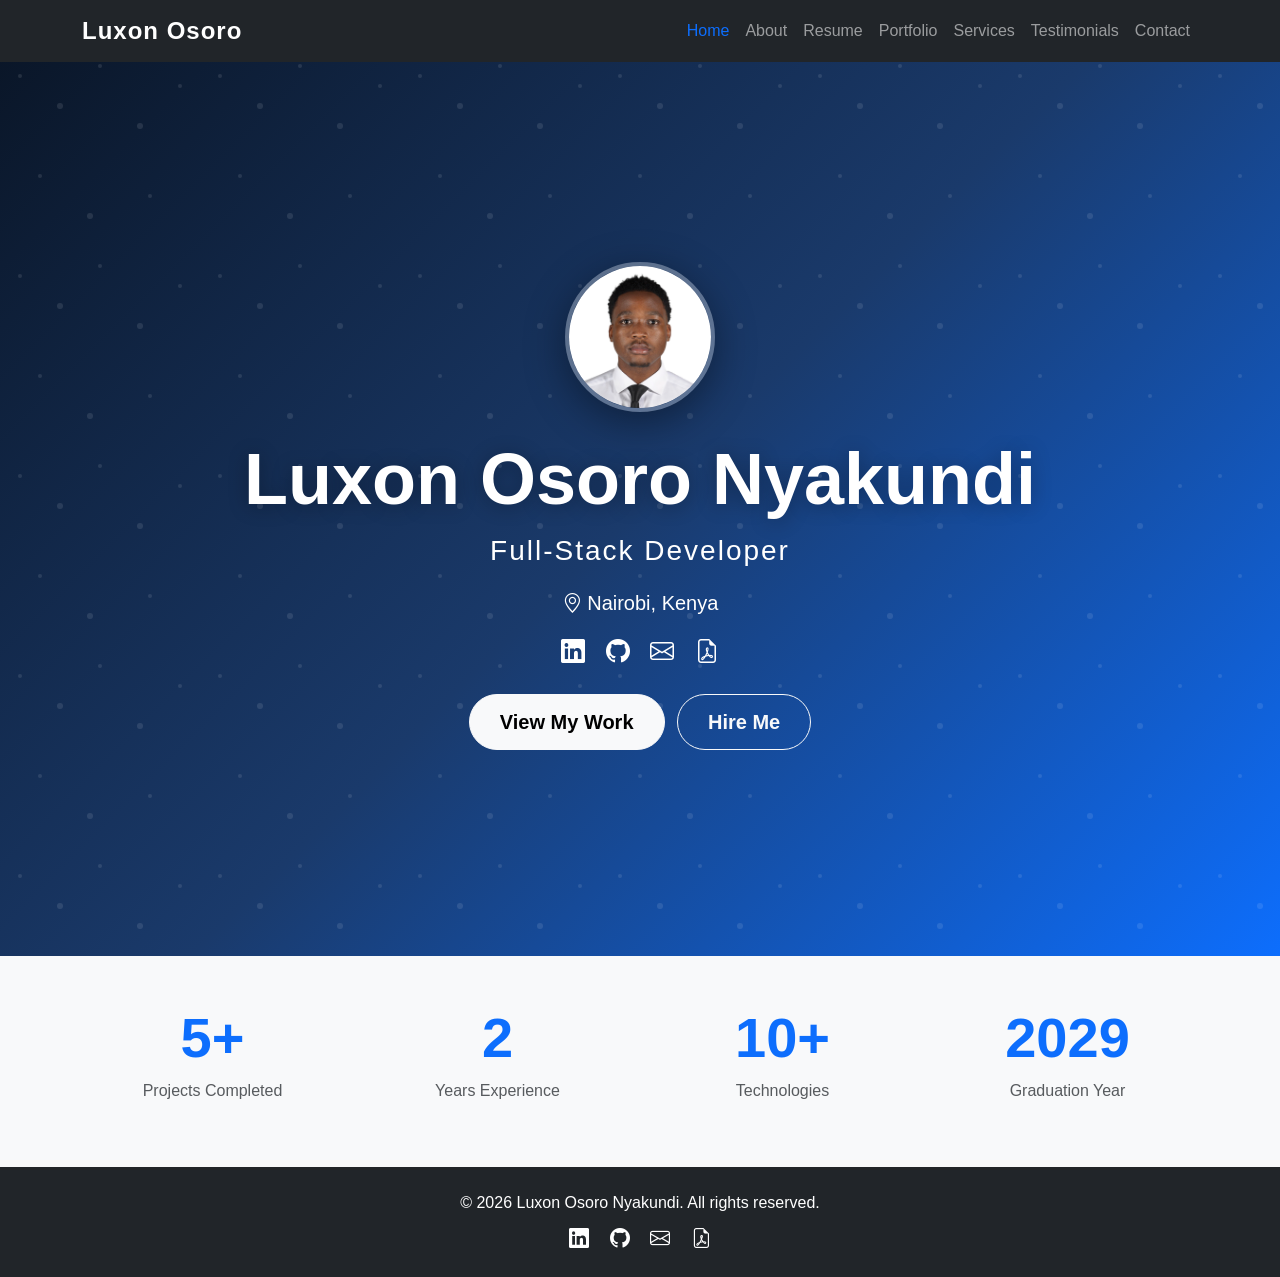
<file: index.html>
<!DOCTYPE html>
<html lang="en">
<head>
    <meta charset="UTF-8">
    <meta name="viewport" content="width=device-width, initial-scale=1.0">
    <title>Luxon Osoro | Full-Stack Engineer</title>
    <!-- Bootstrap 5 CSS -->
    <link href="https://cdn.jsdelivr.net/npm/bootstrap@5.3.0/dist/css/bootstrap.min.css" rel="stylesheet">
    <!-- Bootstrap Icons -->
    <link rel="stylesheet" href="https://cdn.jsdelivr.net/npm/bootstrap-icons@1.11.3/font/bootstrap-icons.min.css">
    <!-- Custom CSS -->
    <link rel="stylesheet" href="style.css">
</head>
<body>

    <!-- ===== NAVIGATION ===== -->
    <nav class="navbar navbar-expand-lg navbar-dark bg-dark fixed-top">
        <div class="container">
            <a class="navbar-brand fw-bold" href="index.html">Luxon Osoro</a>
            <button class="navbar-toggler" type="button" data-bs-toggle="collapse" data-bs-target="#navbarNav">
                <span class="navbar-toggler-icon"></span>
            </button>
            <div class="collapse navbar-collapse" id="navbarNav">
                <ul class="navbar-nav ms-auto">
                    <li class="nav-item"><a class="nav-link active" href="index.html">Home</a></li>
                    <li class="nav-item"><a class="nav-link" href="about.html">About</a></li>
                    <li class="nav-item"><a class="nav-link" href="resume.html">Resume</a></li>
                    <li class="nav-item"><a class="nav-link" href="portfolio.html">Portfolio</a></li>
                    <li class="nav-item"><a class="nav-link" href="services.html">Services</a></li>
                    <li class="nav-item"><a class="nav-link" href="testimonials.html">Testimonials</a></li>
                    <li class="nav-item"><a class="nav-link" href="contact.html">Contact</a></li>
                </ul>
            </div>
        </div>
    </nav>

    <!-- ===== HERO SECTION ===== -->
    <header class="hero d-flex align-items-center">
        <div class="container text-center text-white">
            <div class="profile-image mb-4">
                <img src="myphoto.jpg" alt="Luxon Osoro" class="rounded-circle" width="150" height="150">
            </div>
            <h1 class="display-2 fw-bold">Luxon Osoro Nyakundi</h1>
            <p class="lead fs-3">Full-Stack Developer</p>
            <p class="mb-3 fs-5"><i class="bi bi-geo-alt"></i> Nairobi, Kenya</p>
            <div class="social-links mb-4">
                <a href="https://www.linkedin.com/in/luxon-osoro/" class="text-white me-3"><i class="bi bi-linkedin fs-4"></i></a>
                <a href="https://github.com/LuxOsoro" class="text-white me-3"><i class="bi bi-github fs-4"></i></a>
                <a href="mailto:luxonosoro01@gmail.com" class="text-white me-3"><i class="bi bi-envelope fs-4"></i></a>
                <a href="Luxon_Osoro_CV.pdf" class="text-white"><i class="bi bi-file-earmark-pdf fs-4"></i></a>
            </div>
            <div>
                <a href="portfolio.html" class="btn btn-light btn-lg">View My Work</a>
                <a href="contact.html" class="btn btn-outline-light btn-lg ms-2">Hire Me</a>
            </div>
        </div>
    </header>

    <!-- ===== QUICK STATS ===== -->
    <section class="py-5 bg-light">
        <div class="container">
            <div class="row g-4 text-center">
                <div class="col-md-3 col-6">
                    <h2 class="display-4 fw-bold text-primary">5+</h2>
                    <p class="text-muted">Projects Completed</p>
                </div>
                <div class="col-md-3 col-6">
                    <h2 class="display-4 fw-bold text-primary">2</h2>
                    <p class="text-muted">Years Experience</p>
                </div>
                <div class="col-md-3 col-6">
                    <h2 class="display-4 fw-bold text-primary">10+</h2>
                    <p class="text-muted">Technologies</p>
                </div>
                <div class="col-md-3 col-6">
                    <h2 class="display-4 fw-bold text-primary">2029</h2>
                    <p class="text-muted">Graduation Year</p>
                </div>
            </div>
        </div>
    </section>

    <!-- ===== FOOTER ===== -->
    <footer class="bg-dark text-white py-4">
        <div class="container text-center">
            <p class="mb-2">&copy; 2026 Luxon Osoro Nyakundi. All rights reserved.</p>
            <div>
                <a href="#" class="text-white me-3"><i class="bi bi-linkedin fs-5"></i></a>
                <a href="#" class="text-white me-3"><i class="bi bi-github fs-5"></i></a>
                <a href="#" class="text-white me-3"><i class="bi bi-envelope fs-5"></i></a>
                <a href="#" class="text-white"><i class="bi bi-file-earmark-pdf fs-5"></i></a>
            </div>
        </div>
    </footer>

    <!-- Bootstrap JS -->
    <script src="https://cdn.jsdelivr.net/npm/bootstrap@5.3.0/dist/js/bootstrap.bundle.min.js"></script>
    <!-- Custom JS -->
    <script src="main.js"></script>
</body>
</html>
</file>
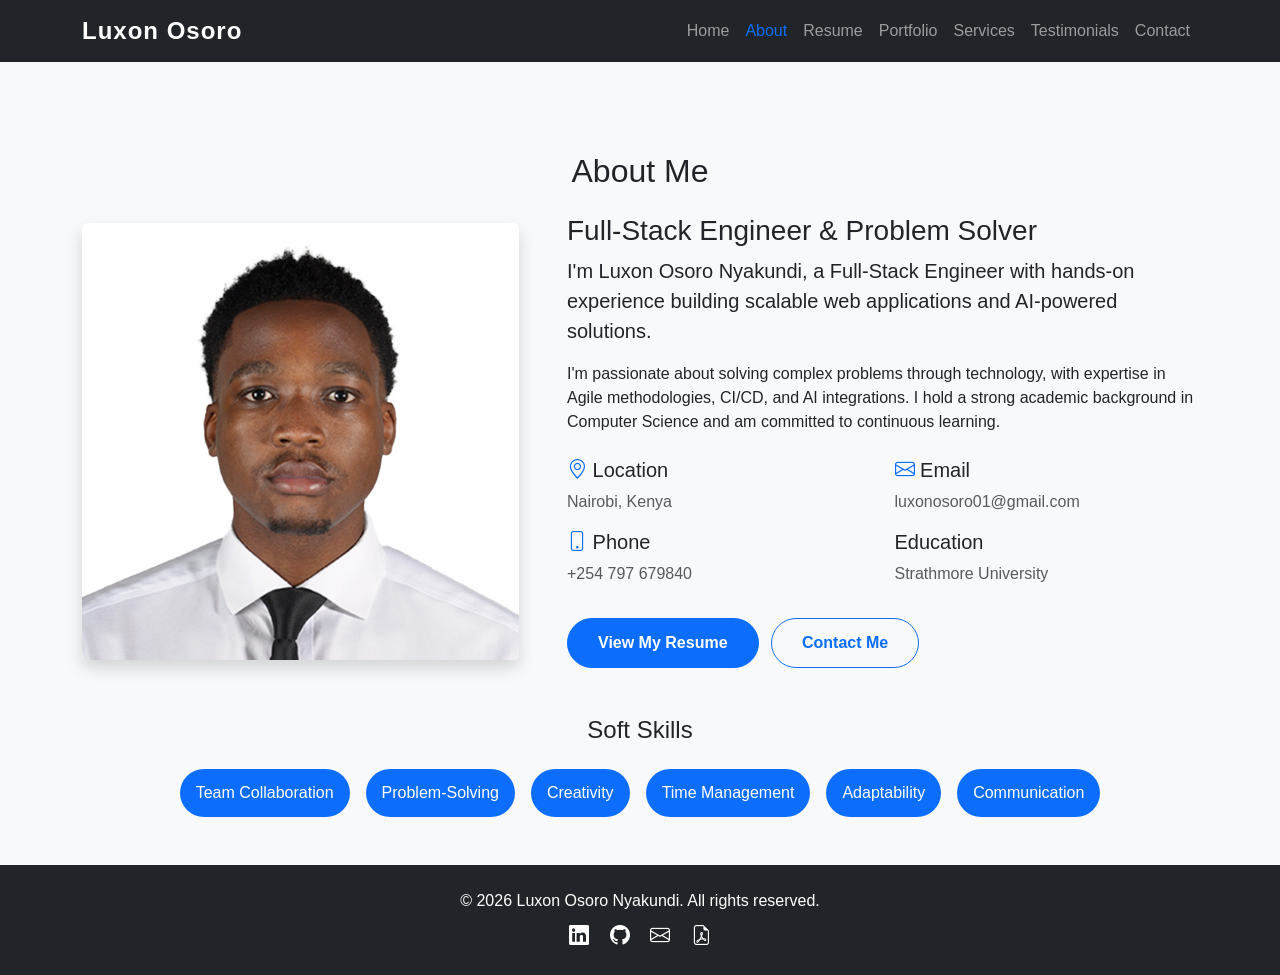
<file: About.html>
<!DOCTYPE html>
<html lang="en">
<head>
    <meta charset="UTF-8">
    <meta name="viewport" content="width=device-width, initial-scale=1.0">
    <title>About | Luxon Osoro</title>
    <link href="https://cdn.jsdelivr.net/npm/bootstrap@5.3.0/dist/css/bootstrap.min.css" rel="stylesheet">
    <link rel="stylesheet" href="https://cdn.jsdelivr.net/npm/bootstrap-icons@1.11.3/font/bootstrap-icons.min.css">
    <link rel="stylesheet" href="style.css">
</head>
<body>

    <!-- ===== NAVIGATION ===== -->
    <nav class="navbar navbar-expand-lg navbar-dark bg-dark fixed-top">
        <div class="container">
            <a class="navbar-brand fw-bold" href="index.html">Luxon Osoro</a>
            <button class="navbar-toggler" type="button" data-bs-toggle="collapse" data-bs-target="#navbarNav">
                <span class="navbar-toggler-icon"></span>
            </button>
            <div class="collapse navbar-collapse" id="navbarNav">
                <ul class="navbar-nav ms-auto">
                    <li class="nav-item"><a class="nav-link" href="index.html">Home</a></li>
                    <li class="nav-item"><a class="nav-link active" href="about.html">About</a></li>
                    <li class="nav-item"><a class="nav-link" href="resume.html">Resume</a></li>
                    <li class="nav-item"><a class="nav-link" href="portfolio.html">Portfolio</a></li>
                    <li class="nav-item"><a class="nav-link" href="services.html">Services</a></li>
                    <li class="nav-item"><a class="nav-link" href="testimonials.html">Testimonials</a></li>
                    <li class="nav-item"><a class="nav-link" href="contact.html">Contact</a></li>
                </ul>
            </div>
        </div>
    </nav>

    <!-- ===== ABOUT CONTENT ===== -->
    <section class="container py-5 mt-5">
        <h2 class="text-center mb-4">About Me</h2>
        
        <div class="row g-5 align-items-center">
            <div class="col-md-5">
                <img src="myphoto.jpg" alt="Luxon Osoro" class="img-fluid rounded shadow">
            </div>
            <div class="col-md-7">
                <h3>Full-Stack Engineer &amp; Problem Solver</h3>
                <p class="lead">I'm Luxon Osoro Nyakundi, a Full-Stack Engineer with hands-on experience building scalable web applications and AI-powered solutions.</p>
                <p>I'm passionate about solving complex problems through technology, with expertise in Agile methodologies, CI/CD, and AI integrations. I hold a strong academic background in Computer Science and am committed to continuous learning.</p>
                
                <div class="row mt-4">
                    <div class="col-6">
                        <h5><i class="bi bi-geo-alt text-primary"></i> Location</h5>
                        <p class="text-muted">Nairobi, Kenya</p>
                    </div>
                    <div class="col-6">
                        <h5><i class="bi bi-envelope text-primary"></i> Email</h5>
                        <p class="text-muted">luxonosoro01@gmail.com</p>
                    </div>
                    <div class="col-6">
                        <h5><i class="bi bi-phone text-primary"></i> Phone</h5>
                        <p class="text-muted">+254 797 679840</p>
                    </div>
                    <div class="col-6">
                        <h5><i class="bi bi-graduation-cap text-primary"></i> Education</h5>
                        <p class="text-muted">Strathmore University</p>
                    </div>
                </div>
                
                <a href="resume.html" class="btn btn-primary mt-3">View My Resume</a>
                <a href="contact.html" class="btn btn-outline-primary mt-3 ms-2">Contact Me</a>
            </div>
        </div>

        <!-- Soft Skills -->
        <div class="mt-5">
            <h4 class="text-center mb-4"></i> Soft Skills</h4>
            <div class="d-flex flex-wrap justify-content-center gap-3">
                <span class="badge bg-primary p-3 fs-6">Team Collaboration</span>
                <span class="badge bg-primary p-3 fs-6">Problem-Solving</span>
                <span class="badge bg-primary p-3 fs-6">Creativity</span>
                <span class="badge bg-primary p-3 fs-6">Time Management</span>
                <span class="badge bg-primary p-3 fs-6">Adaptability</span>
                <span class="badge bg-primary p-3 fs-6">Communication</span>
            </div>
        </div>
    </section>

    <!-- ===== FOOTER ===== -->
    <footer class="bg-dark text-white py-4">
        <div class="container text-center">
            <p class="mb-2">&copy; 2026 Luxon Osoro Nyakundi. All rights reserved.</p>
            <div>
                <a href="#" class="text-white me-3"><i class="bi bi-linkedin fs-5"></i></a>
                <a href="#" class="text-white me-3"><i class="bi bi-github fs-5"></i></a>
                <a href="#" class="text-white me-3"><i class="bi bi-envelope fs-5"></i></a>
                <a href="#" class="text-white"><i class="bi bi-file-earmark-pdf fs-5"></i></a>
            </div>
        </div>
    </footer>

    <script src="https://cdn.jsdelivr.net/npm/bootstrap@5.3.0/dist/js/bootstrap.bundle.min.js"></script>
    <script src="main.js"></script>
</body>
</html>
</file>
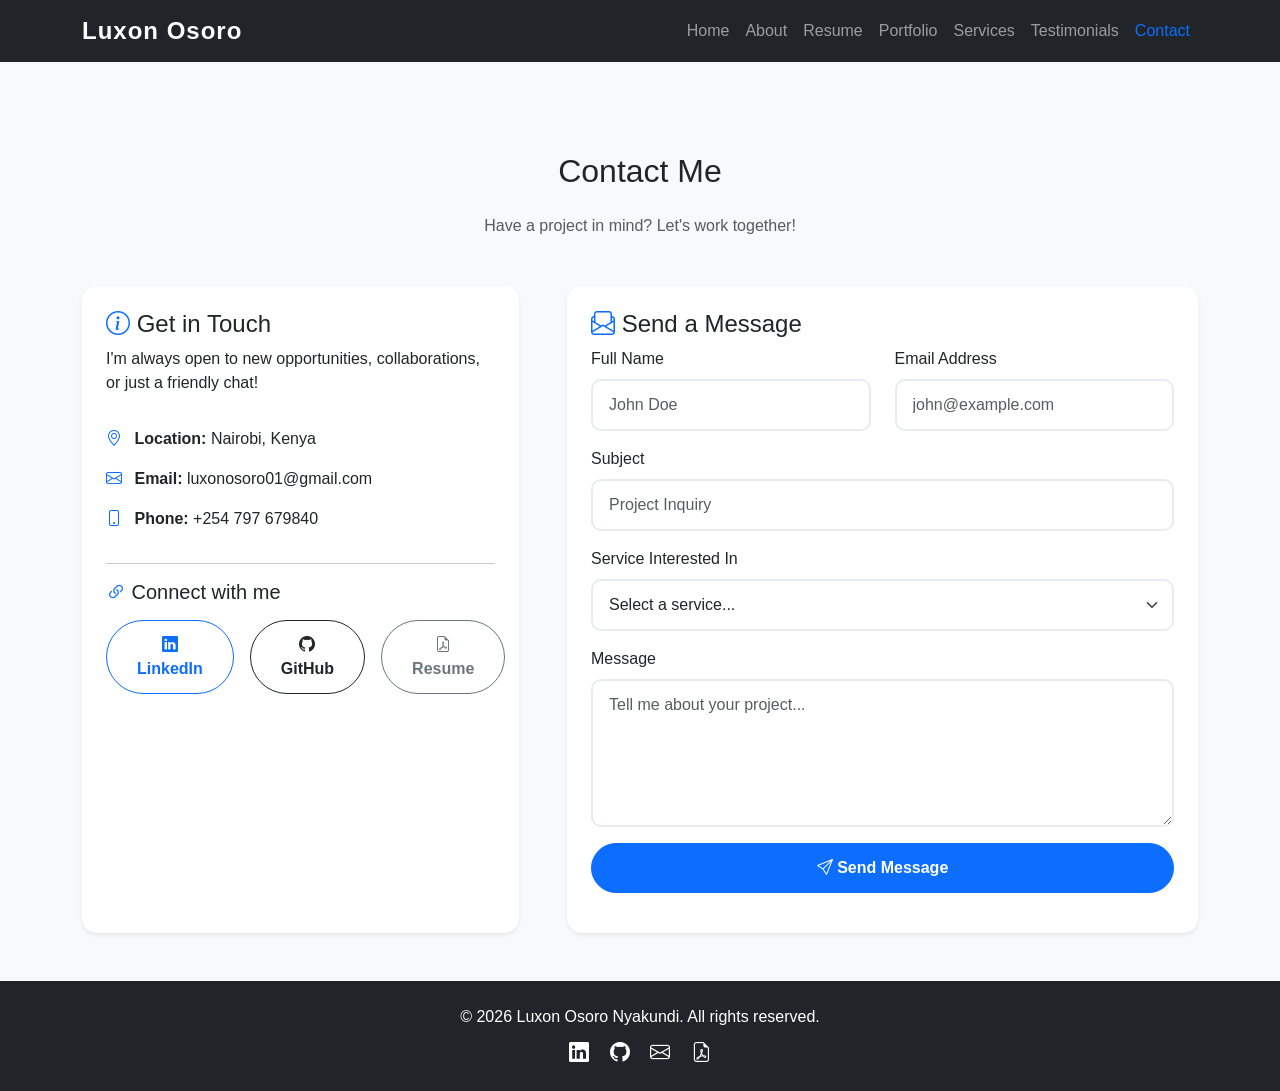
<file: contact.html>
<!DOCTYPE html>
<html lang="en">
<head>
    <meta charset="UTF-8">
    <meta name="viewport" content="width=device-width, initial-scale=1.0">
    <title>Contact | Luxon Osoro</title>
    <link href="https://cdn.jsdelivr.net/npm/bootstrap@5.3.0/dist/css/bootstrap.min.css" rel="stylesheet">
    <link rel="stylesheet" href="https://cdn.jsdelivr.net/npm/bootstrap-icons@1.11.3/font/bootstrap-icons.min.css">
    <link rel="stylesheet" href="style.css">
</head>
<body>

    <!-- ===== NAVIGATION ===== -->
    <nav class="navbar navbar-expand-lg navbar-dark bg-dark fixed-top">
        <div class="container">
            <a class="navbar-brand fw-bold" href="index.html">Luxon Osoro</a>
            <button class="navbar-toggler" type="button" data-bs-toggle="collapse" data-bs-target="#navbarNav">
                <span class="navbar-toggler-icon"></span>
            </button>
            <div class="collapse navbar-collapse" id="navbarNav">
                <ul class="navbar-nav ms-auto">
                    <li class="nav-item"><a class="nav-link" href="index.html">Home</a></li>
                    <li class="nav-item"><a class="nav-link" href="about.html">About</a></li>
                    <li class="nav-item"><a class="nav-link" href="resume.html">Resume</a></li>
                    <li class="nav-item"><a class="nav-link" href="portfolio.html">Portfolio</a></li>
                    <li class="nav-item"><a class="nav-link" href="services.html">Services</a></li>
                    <li class="nav-item"><a class="nav-link" href="testimonials.html">Testimonials</a></li>
                    <li class="nav-item"><a class="nav-link active" href="contact.html">Contact</a></li>
                </ul>
            </div>
        </div>
    </nav>

    <!-- ===== CONTACT CONTENT ===== -->
    <section class="container py-5 mt-5">
        <h2 class="text-center mb-4">Contact Me</h2>
        <p class="text-center text-muted mb-5">Have a project in mind? Let's work together!</p>
        
        <div class="row g-5">
            <!-- Contact Information -->
            <div class="col-md-5">
                <div class="card p-4 shadow-sm h-100">
                    <h4><i class="bi bi-info-circle text-primary"></i> Get in Touch</h4>
                    <p>I'm always open to new opportunities, collaborations, or just a friendly chat!</p>
                    
                    <div class="mt-3">
                        <p><i class="bi bi-geo-alt text-primary me-2"></i> <strong>Location:</strong> Nairobi, Kenya</p>
                        <p><i class="bi bi-envelope text-primary me-2"></i> <strong>Email:</strong> luxonosoro01@gmail.com</p>
                        <p><i class="bi bi-phone text-primary me-2"></i> <strong>Phone:</strong> +254 797 679840</p>
                    </div>
                    
                    <hr>
                    
                    <h5><i class="bi bi-link-45deg text-primary"></i> Connect with me</h5>
                    <div class="d-flex gap-3 mt-2">
                        <a href="https://www.linkedin.com/in/luxon-osoro/" class="btn btn-outline-primary"><i class="bi bi-linkedin"></i> LinkedIn</a>
                        <a href="https://github.com/luxonosoro" class="btn btn-outline-dark"><i class="bi bi-github"></i> GitHub</a>
                        <a href="resume.html" class="btn btn-outline-secondary"><i class="bi bi-file-earmark-pdf"></i> Resume</a>
                    </div>
                </div>
            </div>

            <!-- Contact Form -->
            <div class="col-md-7">
                <div class="card p-4 shadow-sm">
                    <h4><i class="bi bi-envelope-paper text-primary"></i> Send a Message</h4>
                    <form id="contactForm">
                        <div class="row">
                            <div class="col-md-6 mb-3">
                                <label for="name" class="form-label">Full Name</label>
                                <input type="text" class="form-control" id="name" placeholder="John Doe" required>
                                <div class="invalid-feedback">Please enter your name</div>
                            </div>
                            <div class="col-md-6 mb-3">
                                <label for="email" class="form-label">Email Address</label>
                                <input type="email" class="form-control" id="email" placeholder="john@example.com" required>
                                <div class="invalid-feedback">Please enter a valid email address</div>
                            </div>
                        </div>
                        
                        <div class="mb-3">
                            <label for="subject" class="form-label">Subject</label>
                            <input type="text" class="form-control" id="subject" placeholder="Project Inquiry" required>
                            <div class="invalid-feedback">Please enter a subject</div>
                        </div>
                        
                        <div class="mb-3">
                            <label for="service" class="form-label">Service Interested In</label>
                            <select class="form-select" id="service">
                                <option value="">Select a service...</option>
                                <option value="web">Web Development</option>
                                <option value="backend">Backend Development</option>
                                <option value="ai">AI Integrations</option>
                                <option value="devops">Deployment &amp; DevOps</option>
                                <option value="maintenance">Maintenance &amp; Support</option>
                                <option value="other">Other</option>
                            </select>
                        </div>
                        
                        <div class="mb-3">
                            <label for="message" class="form-label">Message</label>
                            <textarea class="form-control" id="message" rows="5" placeholder="Tell me about your project..." required></textarea>
                            <div class="invalid-feedback">Please enter your message</div>
                        </div>
                        
                        <button type="submit" class="btn btn-primary w-100">
                            <i class="bi bi-send"></i> Send Message
                        </button>
                    </form>
                    <div id="formMessage" class="mt-3"></div>
                </div>
            </div>
        </div>
    </section>

    <!-- ===== FOOTER ===== -->
    <footer class="bg-dark text-white py-4">
        <div class="container text-center">
            <p class="mb-2">&copy; 2026 Luxon Osoro Nyakundi. All rights reserved.</p>
            <div>
                <a href="#" class="text-white me-3"><i class="bi bi-linkedin fs-5"></i></a>
                <a href="#" class="text-white me-3"><i class="bi bi-github fs-5"></i></a>
                <a href="#" class="text-white me-3"><i class="bi bi-envelope fs-5"></i></a>
                <a href="#" class="text-white"><i class="bi bi-file-earmark-pdf fs-5"></i></a>
            </div>
        </div>
    </footer>

    <script src="https://cdn.jsdelivr.net/npm/bootstrap@5.3.0/dist/js/bootstrap.bundle.min.js"></script>
    <script src="main.js"></script>
</body>
</html>
</file>
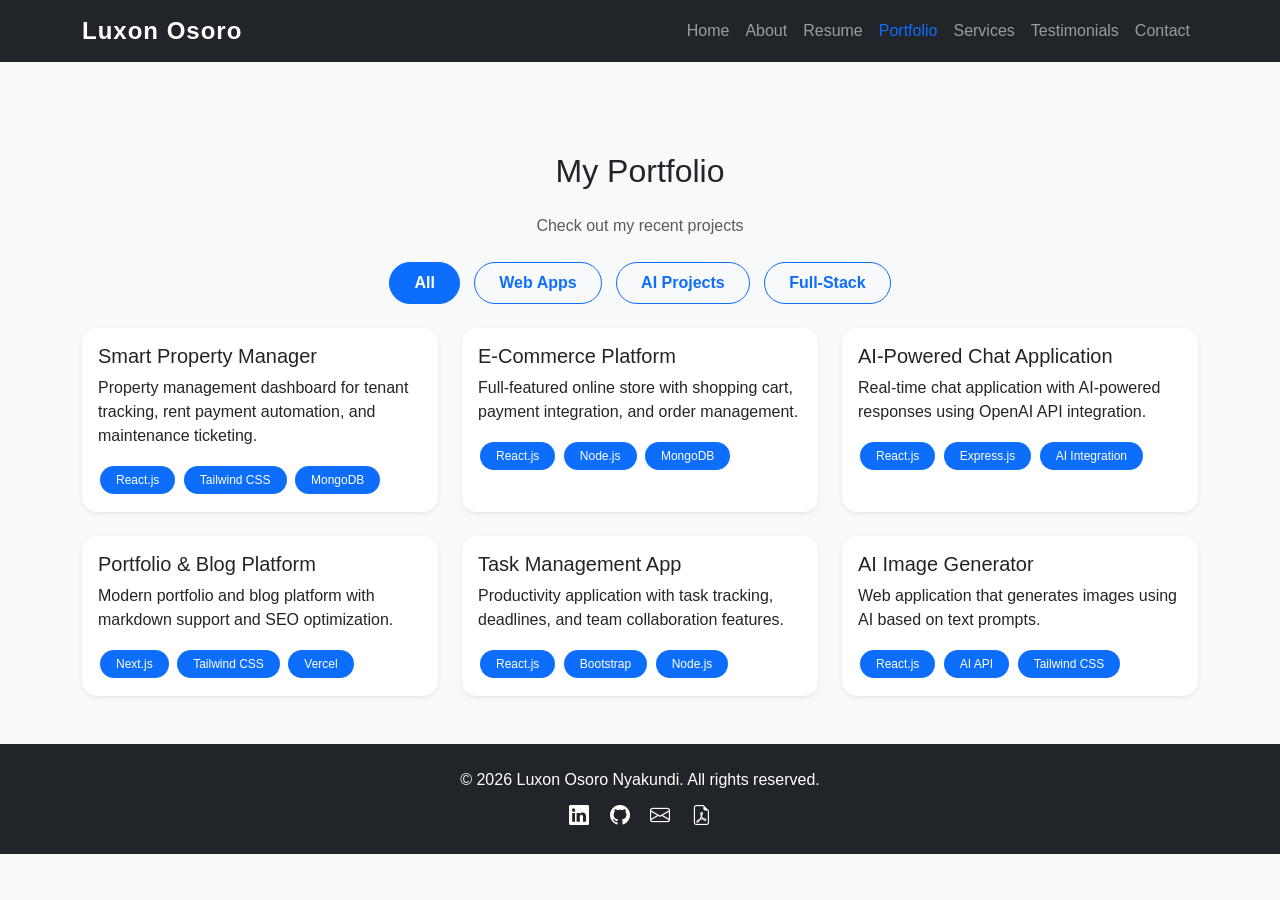
<file: portfolio.html>
<!DOCTYPE html>
<html lang="en">
<head>
    <meta charset="UTF-8">
    <meta name="viewport" content="width=device-width, initial-scale=1.0">
    <title>Portfolio | Luxon Osoro</title>
    <link href="https://cdn.jsdelivr.net/npm/bootstrap@5.3.0/dist/css/bootstrap.min.css" rel="stylesheet">
    <link rel="stylesheet" href="https://cdn.jsdelivr.net/npm/bootstrap-icons@1.11.3/font/bootstrap-icons.min.css">
    <link rel="stylesheet" href="style.css">
</head>
<body>

    <!-- ===== NAVIGATION ===== -->
    <nav class="navbar navbar-expand-lg navbar-dark bg-dark fixed-top">
        <div class="container">
            <a class="navbar-brand fw-bold" href="index.html">Luxon Osoro</a>
            <button class="navbar-toggler" type="button" data-bs-toggle="collapse" data-bs-target="#navbarNav">
                <span class="navbar-toggler-icon"></span>
            </button>
            <div class="collapse navbar-collapse" id="navbarNav">
                <ul class="navbar-nav ms-auto">
                    <li class="nav-item"><a class="nav-link" href="index.html">Home</a></li>
                    <li class="nav-item"><a class="nav-link" href="about.html">About</a></li>
                    <li class="nav-item"><a class="nav-link" href="resume.html">Resume</a></li>
                    <li class="nav-item"><a class="nav-link active" href="portfolio.html">Portfolio</a></li>
                    <li class="nav-item"><a class="nav-link" href="services.html">Services</a></li>
                    <li class="nav-item"><a class="nav-link" href="testimonials.html">Testimonials</a></li>
                    <li class="nav-item"><a class="nav-link" href="contact.html">Contact</a></li>
                </ul>
            </div>
        </div>
    </nav>

    <!-- ===== PORTFOLIO CONTENT ===== -->
    <section class="container py-5 mt-5">
        <h2 class="text-center mb-4">My Portfolio</h2>
        <p class="text-center text-muted mb-4">Check out my recent projects</p>
        
        <!-- Filter Buttons -->
        <div class="text-center mb-4">
            <button class="btn btn-primary filter-btn" data-filter="all">All</button>
            <button class="btn btn-outline-primary filter-btn" data-filter="web">Web Apps</button>
            <button class="btn btn-outline-primary filter-btn" data-filter="ai">AI Projects</button>
            <button class="btn btn-outline-primary filter-btn" data-filter="fullstack">Full-Stack</button>
        </div>

        <!-- Portfolio Grid -->
        <div class="row g-4" id="portfolio-grid">
            <!-- Project 1 - Full-Stack -->
            <div class="col-md-4 portfolio-item" data-category="fullstack">
                <div class="card h-100 shadow-sm">
                    
                    <div class="card-body">
                        <h5 class="card-title">Smart Property Manager</h5>
                        <p class="card-text">Property management dashboard for tenant tracking, rent payment automation, and maintenance ticketing.</p>
                        <span class="badge bg-primary">React.js</span>
                        <span class="badge bg-primary">Tailwind CSS</span>
                        <span class="badge bg-primary">MongoDB</span>
                        
                    </div>
                </div>
            </div>

            <!-- Project 2 - Full-Stack -->
            <div class="col-md-4 portfolio-item" data-category="fullstack">
                <div class="card h-100 shadow-sm">
                    
                    <div class="card-body">
                        <h5 class="card-title">E-Commerce Platform</h5>
                        <p class="card-text">Full-featured online store with shopping cart, payment integration, and order management.</p>
                        <span class="badge bg-primary">React.js</span>
                        <span class="badge bg-primary">Node.js</span>
                        <span class="badge bg-primary">MongoDB</span>
                        
                    </div>
                </div>
            </div>

            <!-- Project 3 - AI -->
            <div class="col-md-4 portfolio-item" data-category="ai">
                <div class="card h-100 shadow-sm">
                   
                    <div class="card-body">
                        <h5 class="card-title">AI-Powered Chat Application</h5>
                        <p class="card-text">Real-time chat application with AI-powered responses using OpenAI API integration.</p>
                        <span class="badge bg-primary">React.js</span>
                        <span class="badge bg-primary">Express.js</span>
                        <span class="badge bg-primary">AI Integration</span>
                        
                    </div>
                </div>
            </div>

            <!-- Project 4 - Web -->
            <div class="col-md-4 portfolio-item" data-category="web">
                <div class="card h-100 shadow-sm">
                    
                    <div class="card-body">
                        <h5 class="card-title">Portfolio &amp; Blog Platform</h5>
                        <p class="card-text">Modern portfolio and blog platform with markdown support and SEO optimization.</p>
                        <span class="badge bg-primary">Next.js</span>
                        <span class="badge bg-primary">Tailwind CSS</span>
                        <span class="badge bg-primary">Vercel</span>
                        
                    </div>
                </div>
            </div>

            <!-- Project 5 - Web -->
            <div class="col-md-4 portfolio-item" data-category="web">
                <div class="card h-100 shadow-sm">
                    
                    <div class="card-body">
                        <h5 class="card-title">Task Management App</h5>
                        <p class="card-text">Productivity application with task tracking, deadlines, and team collaboration features.</p>
                        <span class="badge bg-primary">React.js</span>
                        <span class="badge bg-primary">Bootstrap</span>
                        <span class="badge bg-primary">Node.js</span>
                        
                    </div>
                </div>
            </div>

            <!-- Project 6 - AI -->
            <div class="col-md-4 portfolio-item" data-category="ai">
                <div class="card h-100 shadow-sm">
                    
                    <div class="card-body">
                        <h5 class="card-title">AI Image Generator</h5>
                        <p class="card-text">Web application that generates images using AI based on text prompts.</p>
                        <span class="badge bg-primary">React.js</span>
                        <span class="badge bg-primary">AI API</span>
                        <span class="badge bg-primary">Tailwind CSS</span>
                        
                    </div>
                </div>
            </div>
        </div>
    </section>

    <!-- ===== FOOTER ===== -->
    <footer class="bg-dark text-white py-4">
        <div class="container text-center">
            <p class="mb-2">&copy; 2026 Luxon Osoro Nyakundi. All rights reserved.</p>
            <div>
                <a href="#" class="text-white me-3"><i class="bi bi-linkedin fs-5"></i></a>
                <a href="#" class="text-white me-3"><i class="bi bi-github fs-5"></i></a>
                <a href="#" class="text-white me-3"><i class="bi bi-envelope fs-5"></i></a>
                <a href="#" class="text-white"><i class="bi bi-file-earmark-pdf fs-5"></i></a>
            </div>
        </div>
    </footer>

    <script src="https://cdn.jsdelivr.net/npm/bootstrap@5.3.0/dist/js/bootstrap.bundle.min.js"></script>
    <script src="main.js"></script>
</body>
</html>
</file>
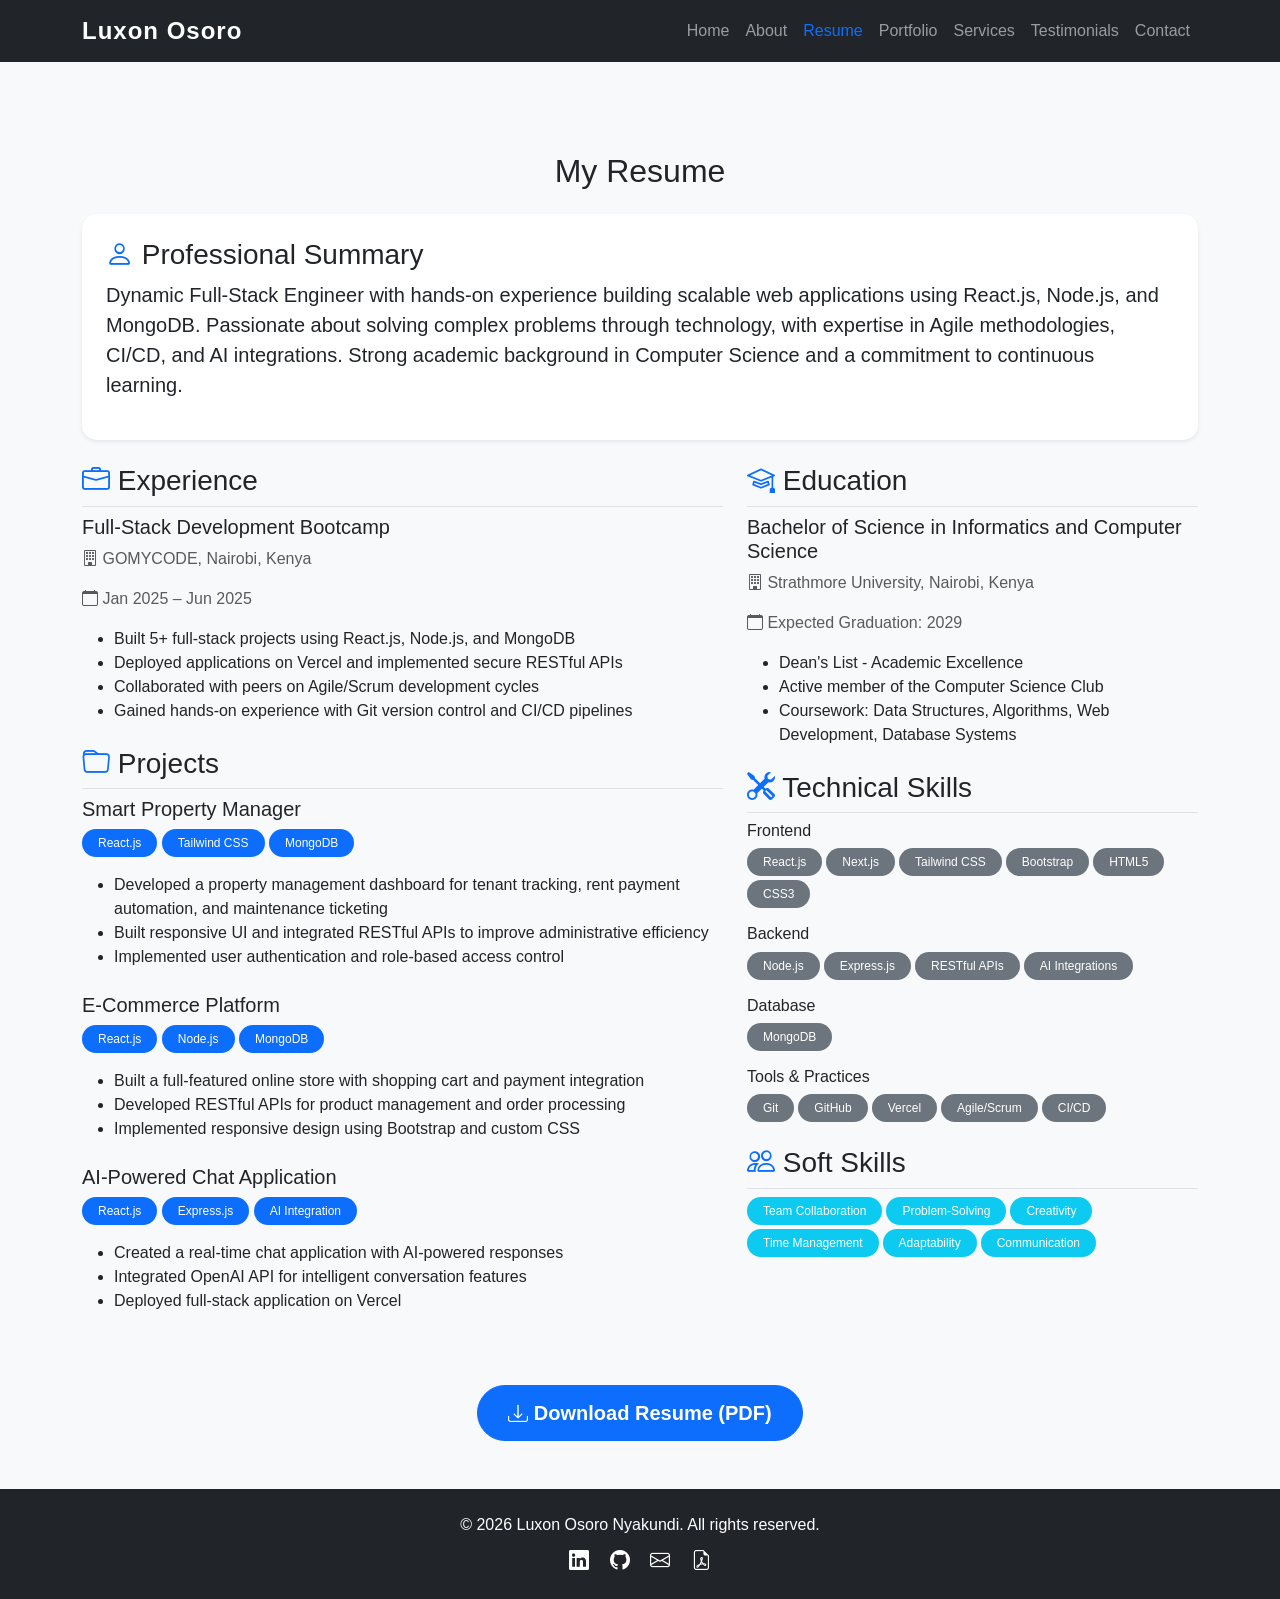
<file: resume.html>
<!DOCTYPE html>
<html lang="en">
<head>
    <meta charset="UTF-8">
    <meta name="viewport" content="width=device-width, initial-scale=1.0">
    <title>Resume | Luxon Osoro</title>
    <link href="https://cdn.jsdelivr.net/npm/bootstrap@5.3.0/dist/css/bootstrap.min.css" rel="stylesheet">
    <link rel="stylesheet" href="https://cdn.jsdelivr.net/npm/bootstrap-icons@1.11.3/font/bootstrap-icons.min.css">
    <link rel="stylesheet" href="style.css">
</head>
<body>

    <!-- ===== NAVIGATION ===== -->
    <nav class="navbar navbar-expand-lg navbar-dark bg-dark fixed-top">
        <div class="container">
            <a class="navbar-brand fw-bold" href="index.html">Luxon Osoro</a>
            <button class="navbar-toggler" type="button" data-bs-toggle="collapse" data-bs-target="#navbarNav">
                <span class="navbar-toggler-icon"></span>
            </button>
            <div class="collapse navbar-collapse" id="navbarNav">
                <ul class="navbar-nav ms-auto">
                    <li class="nav-item"><a class="nav-link" href="index.html">Home</a></li>
                    <li class="nav-item"><a class="nav-link" href="about.html">About</a></li>
                    <li class="nav-item"><a class="nav-link active" href="resume.html">Resume</a></li>
                    <li class="nav-item"><a class="nav-link" href="portfolio.html">Portfolio</a></li>
                    <li class="nav-item"><a class="nav-link" href="services.html">Services</a></li>
                    <li class="nav-item"><a class="nav-link" href="testimonials.html">Testimonials</a></li>
                    <li class="nav-item"><a class="nav-link" href="contact.html">Contact</a></li>
                </ul>
            </div>
        </div>
    </nav>

    <!-- ===== RESUME CONTENT ===== -->
    <section class="container py-5 mt-5">
        <h2 class="text-center mb-4">My Resume</h2>
        
        <!-- Professional Summary -->
        <div class="card p-4 mb-4 shadow-sm">
            <h3><i class="bi bi-person text-primary"></i> Professional Summary</h3>
            <p class="lead">Dynamic Full-Stack Engineer with hands-on experience building scalable web applications using React.js, Node.js, and MongoDB. Passionate about solving complex problems through technology, with expertise in Agile methodologies, CI/CD, and AI integrations. Strong academic background in Computer Science and a commitment to continuous learning.</p>
        </div>

        <div class="row g-4">
            <!-- LEFT COLUMN: Experience & Projects -->
            <div class="col-lg-7">
                <!-- Experience -->
                <h3 class="border-bottom pb-2"><i class="bi bi-briefcase text-primary"></i> Experience</h3>
                
                <div class="mb-4">
                    <h5>Full-Stack Development Bootcamp</h5>
                    <p class="text-muted"><i class="bi bi-building"></i> GOMYCODE, Nairobi, Kenya</p>
                    <p class="text-muted"><i class="bi bi-calendar"></i> Jan 2025 – Jun 2025</p>
                    <ul>
                        <li>Built 5+ full-stack projects using React.js, Node.js, and MongoDB</li>
                        <li>Deployed applications on Vercel and implemented secure RESTful APIs</li>
                        <li>Collaborated with peers on Agile/Scrum development cycles</li>
                        <li>Gained hands-on experience with Git version control and CI/CD pipelines</li>
                    </ul>
                </div>

                <!-- Projects -->
                <h3 class="border-bottom pb-2 mt-4"><i class="bi bi-folder text-primary"></i> Projects</h3>
                
                <div class="mb-4">
                    <h5>Smart Property Manager</h5>
                    <p><span class="badge bg-primary">React.js</span> <span class="badge bg-primary">Tailwind CSS</span> <span class="badge bg-primary">MongoDB</span></p>
                    <ul>
                        <li>Developed a property management dashboard for tenant tracking, rent payment automation, and maintenance ticketing</li>
                        <li>Built responsive UI and integrated RESTful APIs to improve administrative efficiency</li>
                        <li>Implemented user authentication and role-based access control</li>
                    </ul>
                </div>

                <div class="mb-4">
                    <h5>E-Commerce Platform</h5>
                    <p><span class="badge bg-primary">React.js</span> <span class="badge bg-primary">Node.js</span> <span class="badge bg-primary">MongoDB</span></p>
                    <ul>
                        <li>Built a full-featured online store with shopping cart and payment integration</li>
                        <li>Developed RESTful APIs for product management and order processing</li>
                        <li>Implemented responsive design using Bootstrap and custom CSS</li>
                    </ul>
                </div>

                <div class="mb-4">
                    <h5>AI-Powered Chat Application</h5>
                    <p><span class="badge bg-primary">React.js</span> <span class="badge bg-primary">Express.js</span> <span class="badge bg-primary">AI Integration</span></p>
                    <ul>
                        <li>Created a real-time chat application with AI-powered responses</li>
                        <li>Integrated OpenAI API for intelligent conversation features</li>
                        <li>Deployed full-stack application on Vercel</li>
                    </ul>
                </div>

                
            </div>

            <!-- RIGHT COLUMN: Education, Skills, Certifications -->
            <div class="col-lg-5">
                <!-- Education -->
                <h3 class="border-bottom pb-2"><i class="bi bi-mortarboard text-primary"></i> Education</h3>
                
                <div class="mb-4">
                    <h5>Bachelor of Science in Informatics and Computer Science</h5>
                    <p class="text-muted"><i class="bi bi-building"></i> Strathmore University, Nairobi, Kenya</p>
                    <p class="text-muted"><i class="bi bi-calendar"></i> Expected Graduation: 2029</p>
                    <ul>
                        <li>Dean's List - Academic Excellence</li>
                        <li>Active member of the Computer Science Club</li>
                        <li>Coursework: Data Structures, Algorithms, Web Development, Database Systems</li>
                    </ul>
                </div>

                <!-- Technical Skills -->
                <h3 class="border-bottom pb-2"><i class="bi bi-tools text-primary"></i> Technical Skills</h3>
                
                <div class="mb-3">
                    <h6>Frontend</h6>
                    <div class="d-flex flex-wrap gap-1">
                        <span class="badge bg-secondary">React.js</span>
                        <span class="badge bg-secondary">Next.js</span>
                        <span class="badge bg-secondary">Tailwind CSS</span>
                        <span class="badge bg-secondary">Bootstrap</span>
                        <span class="badge bg-secondary">HTML5</span>
                        <span class="badge bg-secondary">CSS3</span>
                    </div>
                </div>

                <div class="mb-3">
                    <h6>Backend</h6>
                    <div class="d-flex flex-wrap gap-1">
                        <span class="badge bg-secondary">Node.js</span>
                        <span class="badge bg-secondary">Express.js</span>
                        <span class="badge bg-secondary">RESTful APIs</span>
                        <span class="badge bg-secondary">AI Integrations</span>
                    </div>
                </div>

                <div class="mb-3">
                    <h6>Database</h6>
                    <div class="d-flex flex-wrap gap-1">
                        <span class="badge bg-secondary">MongoDB</span>
                    </div>
                </div>

                <div class="mb-3">
                    <h6>Tools &amp; Practices</h6>
                    <div class="d-flex flex-wrap gap-1">
                        <span class="badge bg-secondary">Git</span>
                        <span class="badge bg-secondary">GitHub</span>
                        <span class="badge bg-secondary">Vercel</span>
                        <span class="badge bg-secondary">Agile/Scrum</span>
                        <span class="badge bg-secondary">CI/CD</span>
                    </div>
                </div>

                <!-- Soft Skills -->
                <h3 class="border-bottom pb-2 mt-4"><i class="bi bi-people text-primary"></i> Soft Skills</h3>
                <div class="d-flex flex-wrap gap-1">
                    <span class="badge bg-info">Team Collaboration</span>
                    <span class="badge bg-info">Problem-Solving</span>
                    <span class="badge bg-info">Creativity</span>
                    <span class="badge bg-info">Time Management</span>
                    <span class="badge bg-info">Adaptability</span>
                    <span class="badge bg-info">Communication</span>
                </div>
            </div>
        </div>

        <!-- Download Button -->
        <div class="text-center mt-5">
            <a href="Luxon_Osoro_CV.pdf" class="btn btn-primary btn-lg"><i class="bi bi-download"></i> Download Resume (PDF)</a>
        </div>
    </section>

    <!-- ===== FOOTER ===== -->
    <footer class="bg-dark text-white py-4">
        <div class="container text-center">
            <p class="mb-2">&copy; 2026 Luxon Osoro Nyakundi. All rights reserved.</p>
            <div>
                <a href="#" class="text-white me-3"><i class="bi bi-linkedin fs-5"></i></a>
                <a href="#" class="text-white me-3"><i class="bi bi-github fs-5"></i></a>
                <a href="#" class="text-white me-3"><i class="bi bi-envelope fs-5"></i></a>
                <a href="#" class="text-white"><i class="bi bi-file-earmark-pdf fs-5"></i></a>
            </div>
        </div>
    </footer>

    <script src="https://cdn.jsdelivr.net/npm/bootstrap@5.3.0/dist/js/bootstrap.bundle.min.js"></script>
    <script src="main.js"></script>
</body>
</html>
</file>
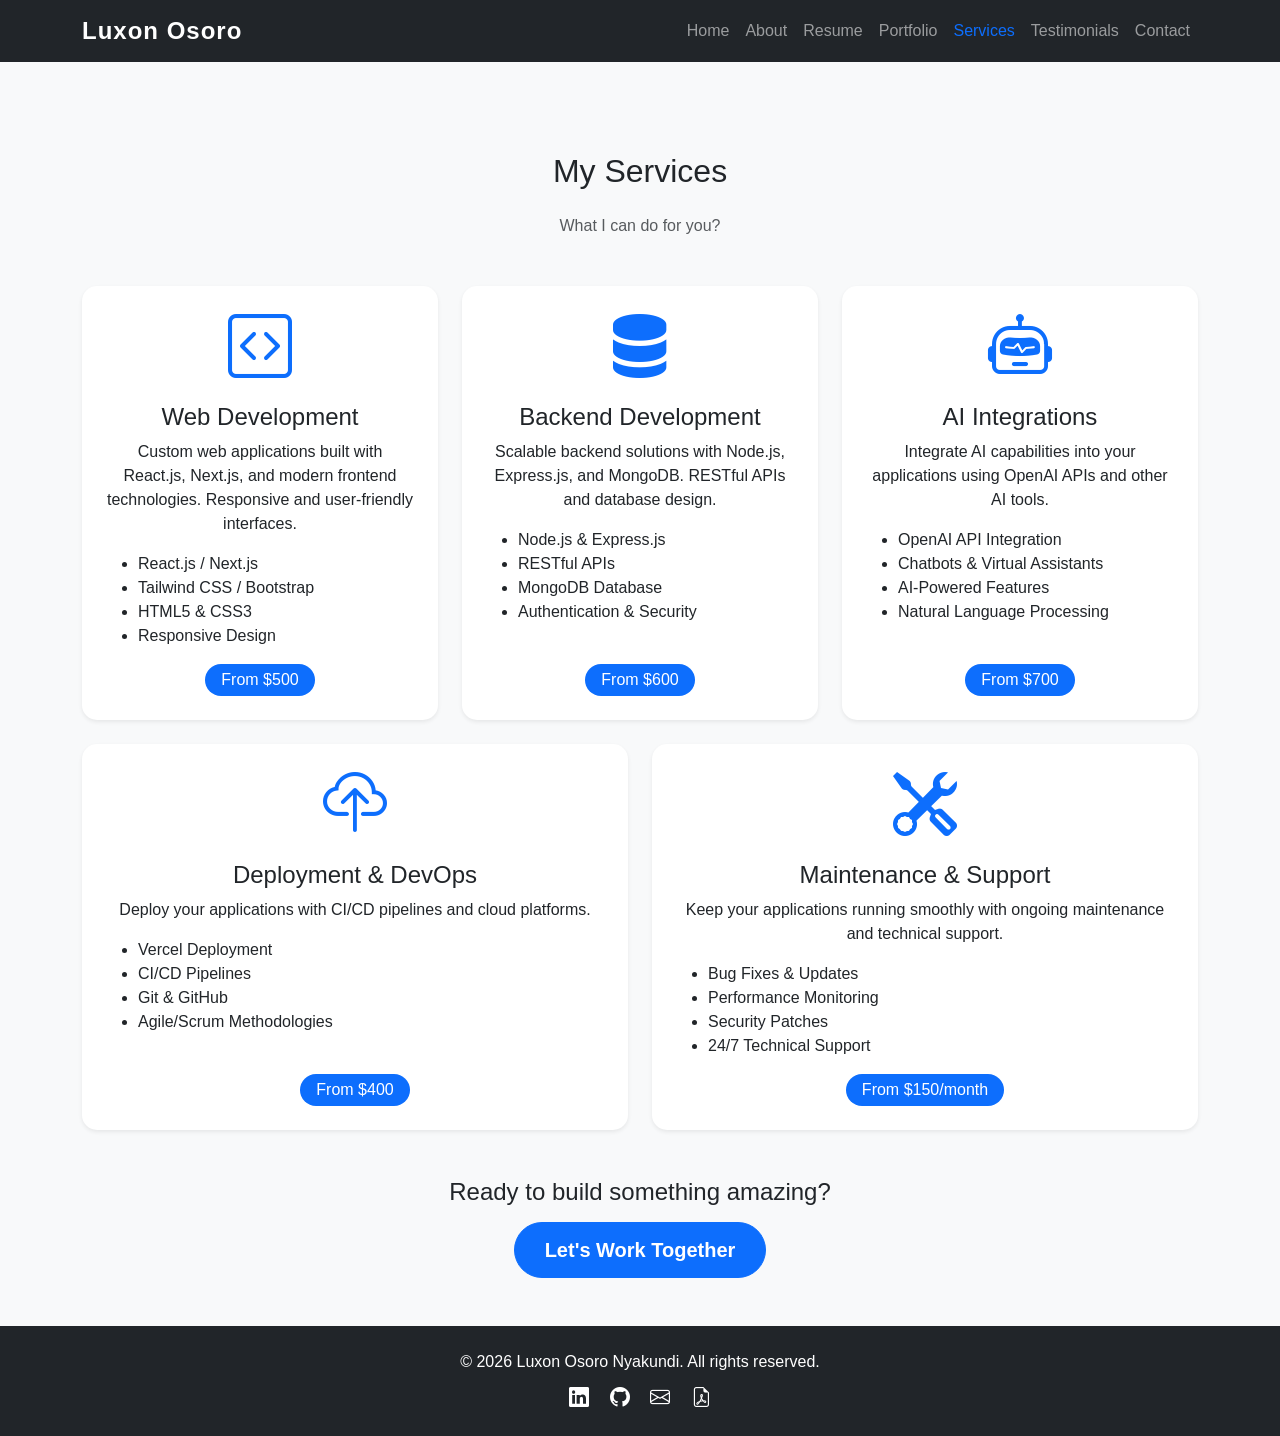
<file: services.html>
<!DOCTYPE html>
<html lang="en">
<head>
    <meta charset="UTF-8">
    <meta name="viewport" content="width=device-width, initial-scale=1.0">
    <title>Services | Luxon Osoro</title>
    <link href="https://cdn.jsdelivr.net/npm/bootstrap@5.3.0/dist/css/bootstrap.min.css" rel="stylesheet">
    <link rel="stylesheet" href="https://cdn.jsdelivr.net/npm/bootstrap-icons@1.11.3/font/bootstrap-icons.min.css">
    <link rel="stylesheet" href="style.css">
</head>
<body>

    <!-- ===== NAVIGATION ===== -->
    <nav class="navbar navbar-expand-lg navbar-dark bg-dark fixed-top">
        <div class="container">
            <a class="navbar-brand fw-bold" href="index.html">Luxon Osoro</a>
            <button class="navbar-toggler" type="button" data-bs-toggle="collapse" data-bs-target="#navbarNav">
                <span class="navbar-toggler-icon"></span>
            </button>
            <div class="collapse navbar-collapse" id="navbarNav">
                <ul class="navbar-nav ms-auto">
                    <li class="nav-item"><a class="nav-link" href="index.html">Home</a></li>
                    <li class="nav-item"><a class="nav-link" href="about.html">About</a></li>
                    <li class="nav-item"><a class="nav-link" href="resume.html">Resume</a></li>
                    <li class="nav-item"><a class="nav-link" href="portfolio.html">Portfolio</a></li>
                    <li class="nav-item"><a class="nav-link active" href="services.html">Services</a></li>
                    <li class="nav-item"><a class="nav-link" href="testimonials.html">Testimonials</a></li>
                    <li class="nav-item"><a class="nav-link" href="contact.html">Contact</a></li>
                </ul>
            </div>
        </div>
    </nav>

    <!-- ===== SERVICES CONTENT ===== -->
    <section class="container py-5 mt-5">
        <h2 class="text-center mb-4">My Services</h2>
        <p class="text-center text-muted mb-5">What I can do for you?</p>
        
        <div class="row g-4">
            <!-- Service 1 -->
            <div class="col-md-4">
                <div class="card h-100 text-center p-4 shadow-sm hover-card">
                    <i class="bi bi-code-square display-1 text-primary"></i>
                    <h4 class="mt-3">Web Development</h4>
                    <p>Custom web applications built with React.js, Next.js, and modern frontend technologies. Responsive and user-friendly interfaces.</p>
                    <ul class="text-start">
                        <li>React.js / Next.js</li>
                        <li>Tailwind CSS / Bootstrap</li>
                        <li>HTML5 &amp; CSS3</li>
                        <li>Responsive Design</li>
                    </ul>
                    <div class="mt-auto">
                        <span class="badge bg-primary fs-6">From $500</span>
                    </div>
                </div>
            </div>

            <!-- Service 2 -->
            <div class="col-md-4">
                <div class="card h-100 text-center p-4 shadow-sm hover-card">
                    <i class="bi bi-server display-1 text-primary"></i>
                    <h4 class="mt-3">Backend Development</h4>
                    <p>Scalable backend solutions with Node.js, Express.js, and MongoDB. RESTful APIs and database design.</p>
                    <ul class="text-start">
                        <li>Node.js &amp; Express.js</li>
                        <li>RESTful APIs</li>
                        <li>MongoDB Database</li>
                        <li>Authentication &amp; Security</li>
                    </ul>
                    <div class="mt-auto">
                        <span class="badge bg-primary fs-6">From $600</span>
                    </div>
                </div>
            </div>

            <!-- Service 3 -->
            <div class="col-md-4">
                <div class="card h-100 text-center p-4 shadow-sm hover-card">
                    <i class="bi bi-robot display-1 text-primary"></i>
                    <h4 class="mt-3">AI Integrations</h4>
                    <p>Integrate AI capabilities into your applications using OpenAI APIs and other AI tools.</p>
                    <ul class="text-start">
                        <li>OpenAI API Integration</li>
                        <li>Chatbots &amp; Virtual Assistants</li>
                        <li>AI-Powered Features</li>
                        <li>Natural Language Processing</li>
                    </ul>
                    <div class="mt-auto">
                        <span class="badge bg-primary fs-6">From $700</span>
                    </div>
                </div>
            </div>

            <!-- Service 4 -->
            <div class="col-md-6">
                <div class="card h-100 text-center p-4 shadow-sm hover-card">
                    <i class="bi bi-cloud-upload display-1 text-primary"></i>
                    <h4 class="mt-3">Deployment &amp; DevOps</h4>
                    <p>Deploy your applications with CI/CD pipelines and cloud platforms.</p>
                    <ul class="text-start">
                        <li>Vercel Deployment</li>
                        <li>CI/CD Pipelines</li>
                        <li>Git &amp; GitHub</li>
                        <li>Agile/Scrum Methodologies</li>
                    </ul>
                    <div class="mt-auto">
                        <span class="badge bg-primary fs-6">From $400</span>
                    </div>
                </div>
            </div>

            <!-- Service 5 -->
            <div class="col-md-6">
                <div class="card h-100 text-center p-4 shadow-sm hover-card">
                    <i class="bi bi-tools display-1 text-primary"></i>
                    <h4 class="mt-3">Maintenance &amp; Support</h4>
                    <p>Keep your applications running smoothly with ongoing maintenance and technical support.</p>
                    <ul class="text-start">
                        <li>Bug Fixes &amp; Updates</li>
                        <li>Performance Monitoring</li>
                        <li>Security Patches</li>
                        <li>24/7 Technical Support</li>
                    </ul>
                    <div class="mt-auto">
                        <span class="badge bg-primary fs-6">From $150/month</span>
                    </div>
                </div>
            </div>
        </div>

        <!-- CTA -->
        <div class="text-center mt-5">
            <h4>Ready to build something amazing?</h4>
            <a href="contact.html" class="btn btn-primary btn-lg mt-2">Let's Work Together</a>
        </div>
    </section>

    <!-- ===== FOOTER ===== -->
    <footer class="bg-dark text-white py-4">
        <div class="container text-center">
            <p class="mb-2">&copy; 2026 Luxon Osoro Nyakundi. All rights reserved.</p>
            <div>
                <a href="#" class="text-white me-3"><i class="bi bi-linkedin fs-5"></i></a>
                <a href="#" class="text-white me-3"><i class="bi bi-github fs-5"></i></a>
                <a href="#" class="text-white me-3"><i class="bi bi-envelope fs-5"></i></a>
                <a href="#" class="text-white"><i class="bi bi-file-earmark-pdf fs-5"></i></a>
            </div>
        </div>
    </footer>

    <script src="https://cdn.jsdelivr.net/npm/bootstrap@5.3.0/dist/js/bootstrap.bundle.min.js"></script>
    <script src="main.js"></script>
</body>
</html>
</file>
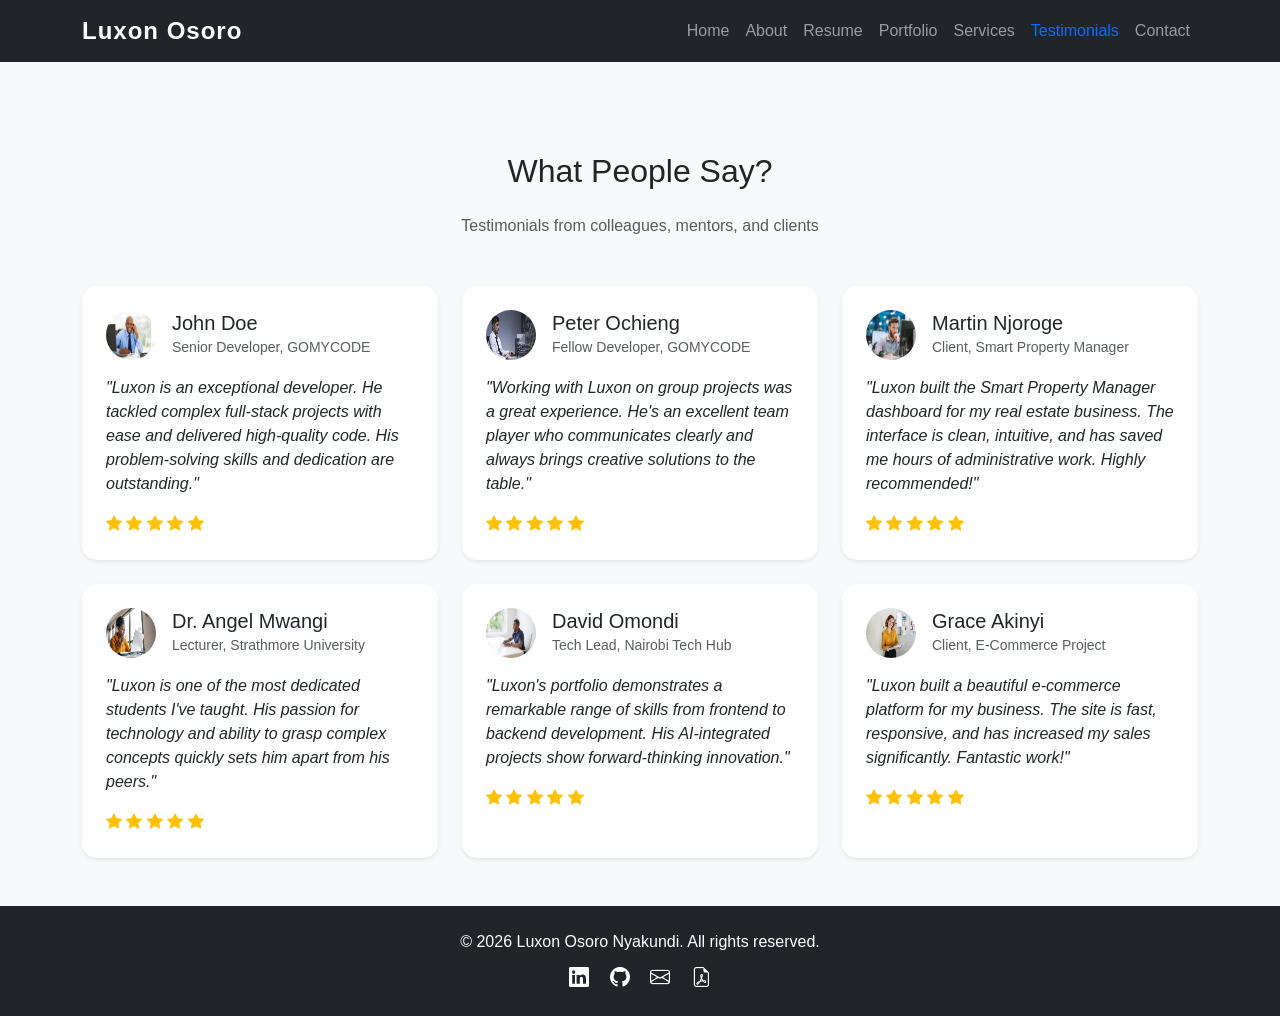
<file: testimonials.html>
<!DOCTYPE html>
<html lang="en">
<head>
    <meta charset="UTF-8">
    <meta name="viewport" content="width=device-width, initial-scale=1.0">
    <title>Testimonials | Luxon Osoro</title>
    <link href="https://cdn.jsdelivr.net/npm/bootstrap@5.3.0/dist/css/bootstrap.min.css" rel="stylesheet">
    <link rel="stylesheet" href="https://cdn.jsdelivr.net/npm/bootstrap-icons@1.11.3/font/bootstrap-icons.min.css">
    <link rel="stylesheet" href="style.css">
</head>
<body>

    <!-- ===== NAVIGATION ===== -->
    <nav class="navbar navbar-expand-lg navbar-dark bg-dark fixed-top">
        <div class="container">
            <a class="navbar-brand fw-bold" href="index.html">Luxon Osoro</a>
            <button class="navbar-toggler" type="button" data-bs-toggle="collapse" data-bs-target="#navbarNav">
                <span class="navbar-toggler-icon"></span>
            </button>
            <div class="collapse navbar-collapse" id="navbarNav">
                <ul class="navbar-nav ms-auto">
                    <li class="nav-item"><a class="nav-link" href="index.html">Home</a></li>
                    <li class="nav-item"><a class="nav-link" href="about.html">About</a></li>
                    <li class="nav-item"><a class="nav-link" href="resume.html">Resume</a></li>
                    <li class="nav-item"><a class="nav-link" href="portfolio.html">Portfolio</a></li>
                    <li class="nav-item"><a class="nav-link" href="services.html">Services</a></li>
                    <li class="nav-item"><a class="nav-link active" href="testimonials.html">Testimonials</a></li>
                    <li class="nav-item"><a class="nav-link" href="contact.html">Contact</a></li>
                </ul>
            </div>
        </div>
    </nav>

    <!-- ===== TESTIMONIALS CONTENT ===== -->
    <section class="container py-5 mt-5">
        <h2 class="text-center mb-4">What People Say?</h2>
        <p class="text-center text-muted mb-5">Testimonials from colleagues, mentors, and clients</p>
        
        <div class="row g-4">
            <!-- Testimonial 1 -->
            <div class="col-md-4">
                <div class="card h-100 p-4 shadow-sm">
                    <div class="d-flex align-items-center mb-3">
                        <img src="person1.jpg" alt="Mentor" class="rounded-circle me-3" width="50" height="50">
                        <div>
                            <h5 class="mb-0">John Doe</h5>
                            <small class="text-muted">Senior Developer, GOMYCODE</small>
                        </div>
                    </div>
                    <p class="fst-italic">"Luxon is an exceptional developer. He tackled complex full-stack projects with ease and delivered high-quality code. His problem-solving skills and dedication are outstanding."</p>
                    <div class="text-warning">
                        <i class="bi bi-star-fill"></i>
                        <i class="bi bi-star-fill"></i>
                        <i class="bi bi-star-fill"></i>
                        <i class="bi bi-star-fill"></i>
                        <i class="bi bi-star-fill"></i>
                    </div>
                </div>
            </div>

            <!-- Testimonial 2 -->
            <div class="col-md-4">
                <div class="card h-100 p-4 shadow-sm">
                    <div class="d-flex align-items-center mb-3">
                        <img src="person2.jpg" alt="Colleague" class="rounded-circle me-3" width="50" height="50">
                        <div>
                            <h5 class="mb-0">Peter Ochieng</h5>
                            <small class="text-muted">Fellow Developer, GOMYCODE</small>
                        </div>
                    </div>
                    <p class="fst-italic">"Working with Luxon on group projects was a great experience. He's an excellent team player who communicates clearly and always brings creative solutions to the table."</p>
                    <div class="text-warning">
                        <i class="bi bi-star-fill"></i>
                        <i class="bi bi-star-fill"></i>
                        <i class="bi bi-star-fill"></i>
                        <i class="bi bi-star-fill"></i>
                        <i class="bi bi-star-fill"></i>
                    </div>
                </div>
            </div>

            <!-- Testimonial 3 -->
            <div class="col-md-4">
                <div class="card h-100 p-4 shadow-sm">
                    <div class="d-flex align-items-center mb-3">
                        <img src="person3.jpg" alt="Client" class="rounded-circle me-3" width="50" height="50">
                        <div>
                            <h5 class="mb-0">Martin Njoroge</h5>
                            <small class="text-muted">Client, Smart Property Manager</small>
                        </div>
                    </div>
                    <p class="fst-italic">"Luxon built the Smart Property Manager dashboard for my real estate business. The interface is clean, intuitive, and has saved me hours of administrative work. Highly recommended!"</p>
                    <div class="text-warning">
                        <i class="bi bi-star-fill"></i>
                        <i class="bi bi-star-fill"></i>
                        <i class="bi bi-star-fill"></i>
                        <i class="bi bi-star-fill"></i>
                        <i class="bi bi-star-fill"></i>
                    </div>
                </div>
            </div>

            <!-- Testimonial 4 -->
            <div class="col-md-4">
                <div class="card h-100 p-4 shadow-sm">
                    <div class="d-flex align-items-center mb-3">
                        <img src="person4.jpg" alt="Professor" class="rounded-circle me-3" width="50" height="50">
                        <div>
                            <h5 class="mb-0">Dr. Angel Mwangi</h5>
                            <small class="text-muted">Lecturer, Strathmore University</small>
                        </div>
                    </div>
                    <p class="fst-italic">"Luxon is one of the most dedicated students I've taught. His passion for technology and ability to grasp complex concepts quickly sets him apart from his peers."</p>
                    <div class="text-warning">
                        <i class="bi bi-star-fill"></i>
                        <i class="bi bi-star-fill"></i>
                        <i class="bi bi-star-fill"></i>
                        <i class="bi bi-star-fill"></i>
                        <i class="bi bi-star-fill"></i>
                    </div>
                </div>
            </div>

            <!-- Testimonial 5 -->
            <div class="col-md-4">
                <div class="card h-100 p-4 shadow-sm">
                    <div class="d-flex align-items-center mb-3">
                        <img src="person5.jpg" alt="Mentor" class="rounded-circle me-3" width="50" height="50">
                        <div>
                            <h5 class="mb-0">David Omondi</h5>
                            <small class="text-muted">Tech Lead, Nairobi Tech Hub</small>
                        </div>
                    </div>
                    <p class="fst-italic">"Luxon's portfolio demonstrates a remarkable range of skills from frontend to backend development. His AI-integrated projects show forward-thinking innovation."</p>
                    <div class="text-warning">
                        <i class="bi bi-star-fill"></i>
                        <i class="bi bi-star-fill"></i>
                        <i class="bi bi-star-fill"></i>
                        <i class="bi bi-star-fill"></i>
                        <i class="bi bi-star-fill"></i>
                    </div>
                </div>
            </div>

            <!-- Testimonial 6 -->
            <div class="col-md-4">
                <div class="card h-100 p-4 shadow-sm">
                    <div class="d-flex align-items-center mb-3">
                        <img src="person6.jpg" alt="Client" class="rounded-circle me-3" width="50" height="50">
                        <div>
                            <h5 class="mb-0">Grace Akinyi</h5>
                            <small class="text-muted">Client, E-Commerce Project</small>
                        </div>
                    </div>
                    <p class="fst-italic">"Luxon built a beautiful e-commerce platform for my business. The site is fast, responsive, and has increased my sales significantly. Fantastic work!"</p>
                    <div class="text-warning">
                        <i class="bi bi-star-fill"></i>
                        <i class="bi bi-star-fill"></i>
                        <i class="bi bi-star-fill"></i>
                        <i class="bi bi-star-fill"></i>
                        <i class="bi bi-star-fill"></i>
                    </div>
                </div>
            </div>
        </div>
    </section>

    <!-- ===== FOOTER ===== -->
    <footer class="bg-dark text-white py-4">
        <div class="container text-center">
            <p class="mb-2">&copy; 2026 Luxon Osoro Nyakundi. All rights reserved.</p>
            <div>
                <a href="#" class="text-white me-3"><i class="bi bi-linkedin fs-5"></i></a>
                <a href="#" class="text-white me-3"><i class="bi bi-github fs-5"></i></a>
                <a href="#" class="text-white me-3"><i class="bi bi-envelope fs-5"></i></a>
                <a href="#" class="text-white"><i class="bi bi-file-earmark-pdf fs-5"></i></a>
            </div>
        </div>
    </footer>

    <script src="https://cdn.jsdelivr.net/npm/bootstrap@5.3.0/dist/js/bootstrap.bundle.min.js"></script>
    <script src="main.js"></script>
</body>
</html>
</file>
<file: style.css>
* {
    margin: 0;
    padding: 0;
    box-sizing: border-box;
}

body {
    font-family: 'Segoe UI', Tahoma, Geneva, Verdana, sans-serif;
    padding-top: 56px; /* Fixed navbar offset */
    background-color: #f8f9fa;
}

/* ===== NAVIGATION ===== */
.navbar-brand {
    font-size: 1.5rem;
    letter-spacing: 1px;
}

.navbar-nav .nav-link {
    font-weight: 500;
    transition: color 0.3s ease;
}

.navbar-nav .nav-link:hover {
    color: #0d6efd !important;
}

.navbar-nav .nav-link.active {
    color: #0d6efd !important;
}

/* ===== HERO SECTION ===== */
.hero {
    min-height: 100vh;
    background: linear-gradient(135deg, #0a1628 0%, #1a3a6b 50%, #0d6efd 100%);
    background-size: cover;
    display: flex;
    align-items: center;
    justify-content: center;
    position: relative;
    overflow: hidden;
}

.hero::before {
    content: '';
    position: absolute;
    top: 0;
    left: 0;
    right: 0;
    bottom: 0;
    background: url('data:image/svg+xml,<svg xmlns="http://www.w3.org/2000/svg" viewBox="0 0 100 100"><circle cx="10" cy="10" r="1" fill="white" opacity="0.1"/><circle cx="30" cy="25" r="1.5" fill="white" opacity="0.1"/><circle cx="50" cy="5" r="1" fill="white" opacity="0.1"/><circle cx="70" cy="35" r="1.5" fill="white" opacity="0.1"/><circle cx="90" cy="15" r="1" fill="white" opacity="0.1"/><circle cx="20" cy="60" r="1" fill="white" opacity="0.1"/><circle cx="45" cy="80" r="1.5" fill="white" opacity="0.1"/><circle cx="75" cy="70" r="1" fill="white" opacity="0.1"/></svg>');
    background-size: 200px 200px;
}

.hero .container {
    position: relative;
    z-index: 1;
}

.hero h1 {
    text-shadow: 0 2px 20px rgba(0,0,0,0.3);
}

.hero .lead {
    font-weight: 300;
    letter-spacing: 2px;
}

.profile-image img {
    border: 4px solid rgba(255,255,255,0.3);
    box-shadow: 0 10px 40px rgba(0,0,0,0.4);
}

.social-links a {
    display: inline-block;
    transition: transform 0.3s ease, color 0.3s ease;
}

.social-links a:hover {
    transform: translateY(-3px);
    color: #0d6efd !important;
}

/* ===== BUTTONS ===== */
.btn {
    border-radius: 50px;
    padding: 12px 30px;
    font-weight: 600;
    transition: all 0.3s ease;
}

.btn:hover {
    transform: translateY(-2px);
    box-shadow: 0 8px 25px rgba(13, 110, 253, 0.3);
}

.btn-outline-light:hover {
    background-color: white;
    color: #0d6efd !important;
}

/* ===== CARDS ===== */
.card {
    border: none;
    transition: all 0.3s ease;
    border-radius: 15px;
    overflow: hidden;
}

.card:hover {
    transform: translateY(-5px);
    box-shadow: 0 15px 40px rgba(0,0,0,0.1) !important;
}

.hover-card {
    transition: all 0.3s ease;
}

.hover-card:hover {
    transform: translateY(-8px);
    box-shadow: 0 20px 50px rgba(13, 110, 253, 0.15) !important;
}

.card .display-1 {
    font-size: 4rem;
}

/* ===== PORTFOLIO FILTER ===== */
.filter-btn {
    border-radius: 50px;
    padding: 8px 24px;
    margin: 0 5px;
    transition: all 0.3s ease;
}

.filter-btn:hover {
    transform: translateY(-2px);
}

.portfolio-item {
    transition: all 0.4s ease;
}

.portfolio-item .card {
    height: 100%;
}

.portfolio-item .badge {
    margin: 2px;
}

/* ===== BADGES ===== */
.badge {
    padding: 8px 16px;
    font-weight: 500;
    border-radius: 50px;
}

.badge-primary {
    background-color: #0d6efd;
}

.badge-secondary {
    background-color: #6c757d;
}

.badge-info {
    background-color: #0dcaf0;
    color: #000;
}

/* ===== FORM ===== */
.form-control, .form-select {
    border-radius: 10px;
    padding: 12px 16px;
    border: 2px solid #e9ecef;
    transition: all 0.3s ease;
}

.form-control:focus, .form-select:focus {
    border-color: #0d6efd;
    box-shadow: 0 0 0 0.25rem rgba(13, 110, 253, 0.15);
}

.form-control.is-invalid {
    border-color: #dc3545;
}

.form-control.is-invalid:focus {
    box-shadow: 0 0 0 0.25rem rgba(220, 53, 69, 0.15);
}

.invalid-feedback {
    font-size: 0.875rem;
}

/* ===== RESPONSIVE ===== */
@media (max-width: 768px) {
    .hero {
        min-height: 90vh;
    }
    
    .hero h1 {
        font-size: 2.5rem;
    }
    
    .hero .lead {
        font-size: 1.25rem !important;
    }
    
    .display-1 {
        font-size: 3rem !important;
    }
    
    .btn {
        padding: 10px 20px;
        font-size: 0.9rem;
    }
    
    .filter-btn {
        padding: 6px 16px;
        font-size: 0.85rem;
        margin: 3px;
    }
    
    .badge {
        padding: 5px 12px;
        font-size: 0.8rem;
    }
    
    .card .display-1 {
        font-size: 3rem;
    }
}

@media (max-width: 576px) {
    .hero h1 {
        font-size: 2rem;
    }
    
    .hero .btn {
        display: block;
        width: 100%;
        margin: 8px 0 !important;
    }
    
    .hero .btn + .btn {
        margin-left: 0 !important;
    }
    
    .social-links a {
        font-size: 1.2rem;
    }
}

/* ===== DARK MODE (for future enhancement) ===== */
.dark-mode {
    background-color: #1a1a2e;
    color: #ffffff;
}

.dark-mode .card {
    background-color: #2d2d44;
    color: #ffffff;
    border-color: #3d3d5c;
}

.dark-mode .bg-light {
    background-color: #1a1a2e !important;
}

.dark-mode .text-muted {
    color: #a0a0b8 !important;
}

.dark-mode .form-control {
    background-color: #2d2d44;
    color: #ffffff;
    border-color: #3d3d5c;
}

.dark-mode .form-control:focus {
    background-color: #2d2d44;
    color: #ffffff;
}

.dark-mode .navbar {
    background-color: #0a0a1a !important;
}

.dark-mode footer {
    background-color: #0a0a1a !important;
}
</file>
